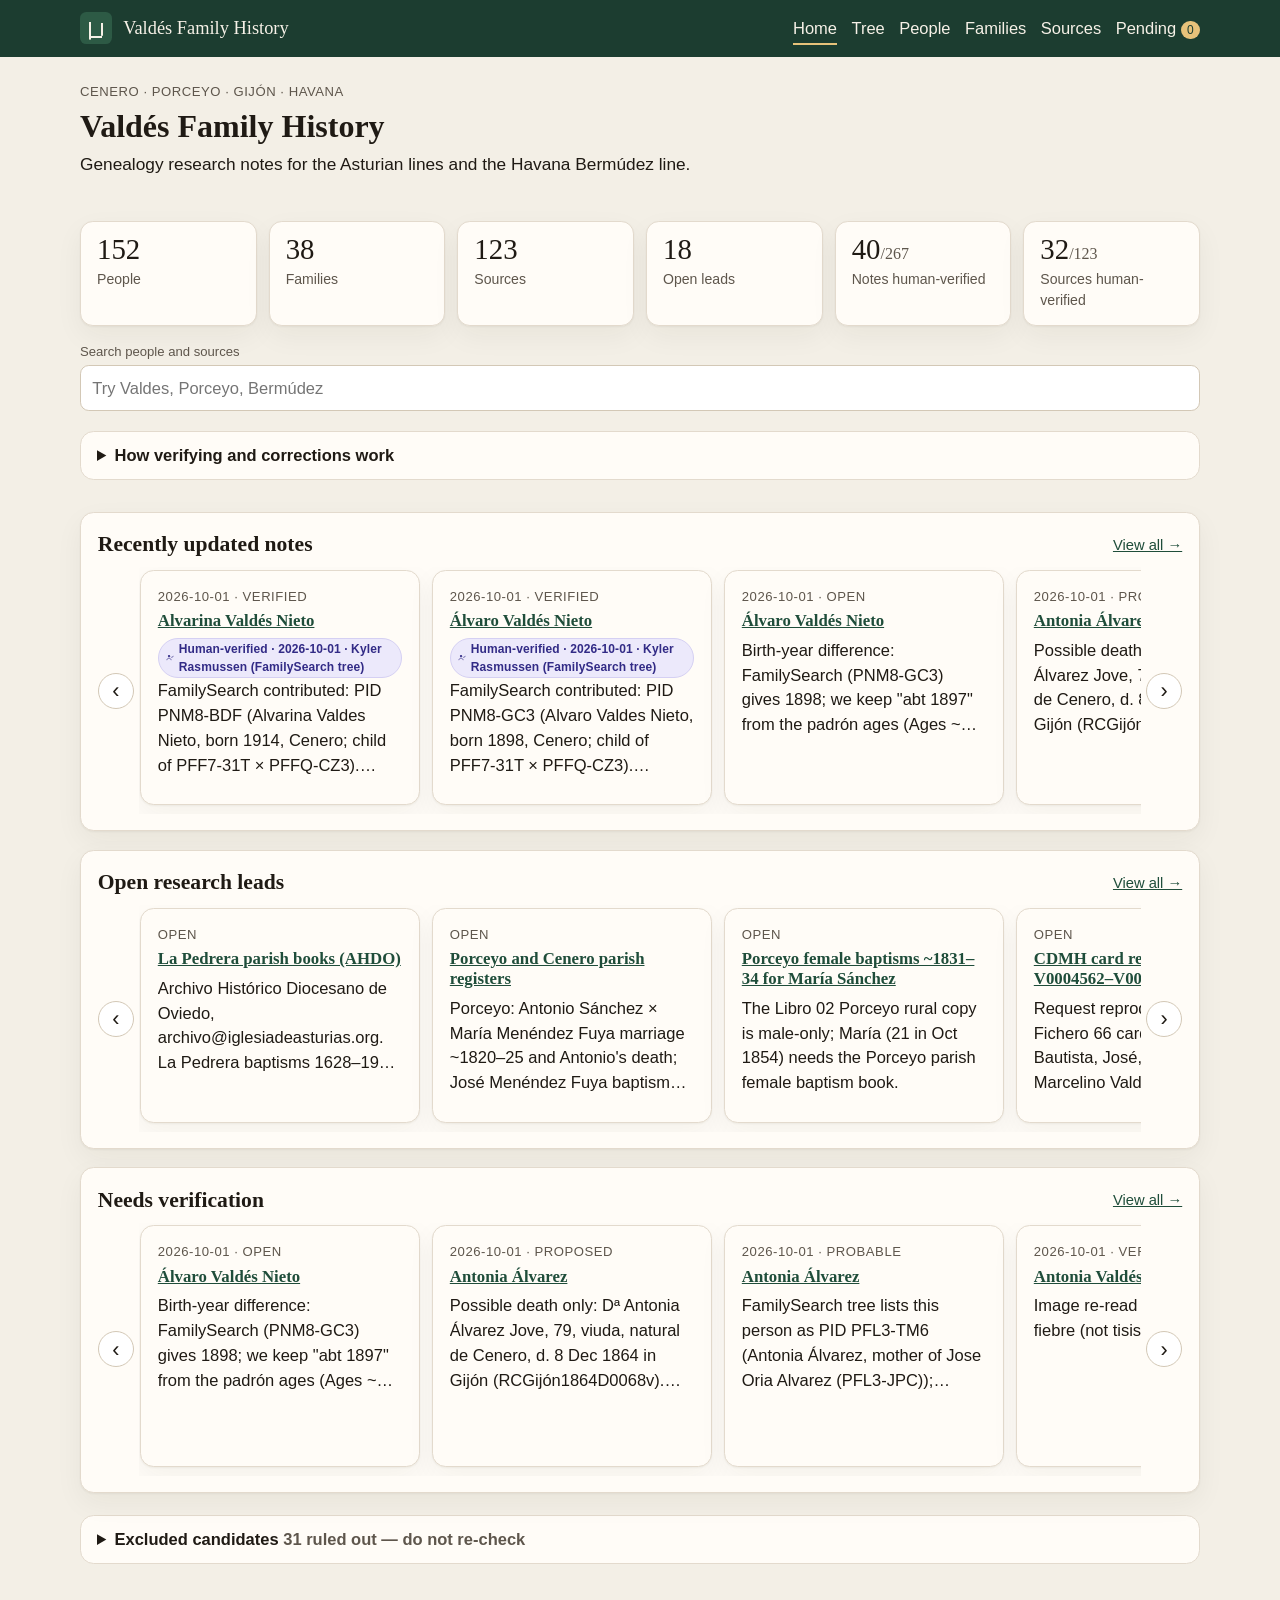
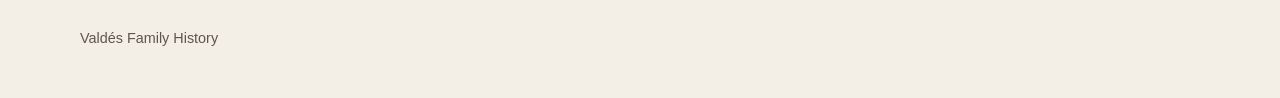
<file: index.html>
<!DOCTYPE html>
<html lang="en">
<head>
  <meta charset="utf-8">
  <meta name="viewport" content="width=device-width, initial-scale=1">
  <title>Valdés Family History</title>
  <meta name="description" content="Genealogy research notes for the Valdés family and related lines in Asturias and Havana.">
  <link rel="icon" href="favicon.svg" type="image/svg+xml">
  <link rel="stylesheet" href="css/styles.css">
</head>
<body>
  <a class="skip" href="#content">Skip to content</a>
  <header class="site-header">
    <div class="header-inner">
      <a class="brand" href="#/">
        <span class="brand-mark" aria-hidden="true"></span>
        <span>
          <span class="brand-title">Valdés Family History</span>
        </span>
      </a>
      <nav class="nav" aria-label="Primary">
        <a href="#/" data-nav="home">Home</a>
        <a href="#/tree/juan-rafael-valdes-pedrayes" data-nav="tree">Tree</a>
        <a href="#/people" data-nav="people">People</a>
        <a href="#/families" data-nav="families">Families</a>
        <a href="#/sources" data-nav="sources">Sources</a>
        <a href="#/pending" data-nav="pending">Pending <span id="pending-count" class="count-pill" hidden>0</span></a>
      </nav>
    </div>
  </header>
  <main id="content" tabindex="-1">
    <p class="wrap">Loading…</p>
  </main>
  <footer class="site-footer"><div class="footer-inner" id="footer"></div></footer>
  <div id="live" class="sr-only" role="status" aria-live="polite"></div>
  <noscript><p class="wrap">This site needs JavaScript to show the family history.</p></noscript>
  <script type="module" src="js/app.js"></script>
</body>
</html>
</file>
<file: css/styles.css>
:root {
  --bg: #f3efe6;
  --paper: #fffcf7;
  --ink: #1f1a14;
  --muted: #5e564c;
  --line: #e3dacd;
  --green: #1c3d30;
  --green-2: #1f4d3a;
  --gold: #e7c27a;
  --serif: Palatino, "Palatino Linotype", "Iowan Old Style", Georgia, "Times New Roman", serif;
  --sans: "Segoe UI", "Helvetica Neue", Arial, sans-serif;
  --shadow: 0 1px 2px rgba(40, 30, 10, 0.05), 0 10px 28px rgba(40, 30, 10, 0.05);
  color-scheme: light;
}

* { box-sizing: border-box; }
html { scroll-behavior: smooth; }
body {
  margin: 0;
  background: var(--bg);
  color: var(--ink);
  font-family: var(--sans);
  font-size: 16.5px;
  line-height: 1.5;
}
img { max-width: 100%; }
button, input, select { font: inherit; color: inherit; }
h1, h2, h3, h4 { font-family: var(--serif); font-weight: 600; line-height: 1.2; margin: 0 0 .4rem; }
h1 { font-size: 2rem; }
h2 { font-size: 1.35rem; }
h3 { font-size: 1.05rem; }
p { margin: 0 0 .7rem; }
a { color: var(--green-2); }
code { font-size: .92em; }

.skip {
  position: absolute;
  left: 1rem;
  top: -4rem;
  background: white;
  padding: .4rem .7rem;
  z-index: 50;
}
.skip:focus { top: .5rem; }
.sr-only {
  position: absolute;
  width: 1px;
  height: 1px;
  padding: 0;
  margin: -1px;
  overflow: hidden;
  clip: rect(0, 0, 0, 0);
  border: 0;
}

.site-header {
  position: sticky;
  top: 0;
  z-index: 30;
  background: var(--green);
  color: #f6f1e7;
}
.header-inner, .footer-inner, .wrap { width: min(1120px, calc(100% - 2rem)); margin-inline: auto; }
.header-inner {
  display: flex;
  justify-content: space-between;
  align-items: center;
  gap: 1rem;
  padding: .75rem 0;
  flex-wrap: wrap;
}
.brand { display: flex; gap: .7rem; align-items: center; color: inherit; text-decoration: none; }
.brand-mark {
  width: 2rem;
  height: 2rem;
  border-radius: .4rem;
  background:
    linear-gradient(#f6f1e7, #f6f1e7) 30% 70% / 2px 55% no-repeat,
    linear-gradient(#f6f1e7, #f6f1e7) 48% 78% / 38% 2px no-repeat,
    linear-gradient(#f6f1e7, #f6f1e7) 70% 55% / 2px 40% no-repeat,
    #2d5a45;
}
.brand-title { display: block; font-family: var(--serif); font-size: 1.15rem; }
.brand-sub { display: block; font-size: .78rem; opacity: .8; }
.nav { display: flex; flex-wrap: wrap; gap: .2rem .9rem; align-items: center; }
.nav a { color: inherit; text-decoration: none; padding: .25rem 0; }
.nav a[aria-current="page"] { box-shadow: inset 0 -2px 0 var(--gold); }
.count-pill {
  display: inline-block;
  min-width: 1.2rem;
  padding: 0 .35rem;
  border-radius: 999px;
  background: var(--gold);
  color: var(--green);
  font-size: .75rem;
  text-align: center;
}

.site-footer { padding: 2rem 0 3rem; color: var(--muted); font-size: .9rem; }
.page-intro { padding: 1.6rem 0 1rem; }
.kicker { color: var(--muted); font-size: .82rem; letter-spacing: .04em; text-transform: uppercase; margin-bottom: .3rem; }
.lede { font-size: 1.08rem; max-width: 68ch; }
.hint, .meta-line { color: var(--muted); font-size: .92rem; }
.muted { color: var(--muted); }
.warn { color: #7a4b12; background: #f8f0dc; padding: .45rem .6rem; border-radius: .4rem; }

.stats {
  display: grid;
  grid-template-columns: repeat(auto-fit, minmax(140px, 1fr));
  gap: .75rem;
  margin: 1rem 0;
}
.stat {
  display: flex;
  flex-direction: column;
  background: var(--paper);
  border: 1px solid var(--line);
  border-radius: .8rem;
  padding: .85rem 1rem;
  text-decoration: none;
  color: inherit;
  box-shadow: var(--shadow);
  text-align: left;
}
button.stat { width: 100%; cursor: pointer; }
.stat-value { font-family: var(--serif); font-size: 1.8rem; line-height: 1; }
.stat-of { font-size: 1rem; color: var(--muted); }
.stat-label { color: var(--muted); font-size: .88rem; margin-top: .3rem; }

.search { margin: 1rem 0 1.2rem; }
.search.compact { margin: 0; min-width: min(100%, 220px); }
.search label, .finder label, .inline { display: block; font-size: .82rem; color: var(--muted); margin-bottom: .25rem; }
.search input, .finder input, .verify-form input, select {
  width: 100%;
  padding: .6rem .7rem;
  border: 1px solid #d3c8b6;
  border-radius: .55rem;
  background: white;
}
.finder { position: relative; min-width: min(100%, 240px); }
.suggest {
  position: absolute;
  z-index: 5;
  left: 0;
  right: 0;
  top: calc(100% + .25rem);
  margin: 0;
  padding: .3rem;
  list-style: none;
  background: white;
  border: 1px solid var(--line);
  border-radius: .55rem;
  box-shadow: var(--shadow);
}
.suggest button { width: 100%; text-align: left; background: none; border: 0; padding: .4rem .45rem; cursor: pointer; border-radius: .35rem; }
.suggest button:hover, .suggest button:focus-visible { background: #f3eee4; }

.panel, .source-card, .note, .lead {
  background: var(--paper);
  border: 1px solid var(--line);
  border-radius: .85rem;
  padding: 1rem 1.05rem;
  box-shadow: var(--shadow);
}
.panel > h2, .section-head { margin-top: .2rem; }
.split { display: grid; grid-template-columns: 1fr 1fr; gap: 1rem; align-items: start; }
.section-head, .note-head, .btn-row, .badge-row, .toolbar, .toolbar-row {
  display: flex;
  flex-wrap: wrap;
  gap: .5rem .75rem;
  align-items: center;
}
.section-head { justify-content: space-between; margin-bottom: .6rem; }
.section-head h2 { margin: 0; }

.note-list, .results, .people-list, .plain, .pending-list, .child-list { list-style: none; margin: 0; padding: 0; }
.note-list li, .lead { margin-bottom: .85rem; }
.results li { margin: .25rem 0; }
.people-list a {
  display: grid;
  grid-template-columns: minmax(0, 1.4fr) minmax(0, 1fr) minmax(0, 1fr) auto;
  gap: .4rem 1rem;
  padding: .55rem 0;
  border-bottom: 1px solid var(--line);
  text-decoration: none;
  color: inherit;
  align-items: baseline;
}
.clamp {
  display: -webkit-box;
  -webkit-line-clamp: 4;
  -webkit-box-orient: vertical;
  overflow: hidden;
}

.badge {
  display: inline-flex;
  align-items: center;
  gap: .28rem;
  padding: .08rem .45rem;
  border-radius: 999px;
  font-size: .75rem;
  font-weight: 650;
  letter-spacing: .01em;
  vertical-align: middle;
  border: 1px solid transparent;
}
.badge .ico { width: .95rem; height: .95rem; }
.badge.verified { color: #145c38; background: #e5f4eb; }
.badge.probable { color: #7a5410; background: #f8f0dc; }
.badge.proposed { color: #1e4e78; background: #e7f1f8; }
.badge.open, .badge.unknown { color: #4a433c; background: #eeeae4; }
.badge.excluded { color: #7a2e28; background: #f8e8e6; }
.badge.estimated { color: #3f4d63; background: #e8edf4; }
.badge.human { color: #322b86; background: #ece9fb; border-color: #d5d0f3; }
.badge.fs-added { color: #1d4e6f; background: #e5f2f8; border-color: #c5dde8; }
.badge.living { color: #6a4a12; background: #fff6e4; }
.badge.corrected { color: #145c38; background: #e5f4eb; }
.badge.declined { color: #7a2e28; background: #f8e8e6; }
.pending-flag { font-size: .75rem; color: #5b4db8; margin-left: .2rem; }
.correction-history { margin: .4rem 0 .2rem; font-size: .88rem; }
.correction-history li { margin: .2rem 0; }
.how-it-works { margin: .8rem 0 1rem; }
.how-it-works summary { cursor: pointer; font-weight: 650; }
.how-it-works p:last-child { margin-bottom: 0; }
.submitted-fold { margin-top: .9rem; }
.submitted-fold summary { cursor: pointer; font-weight: 650; }
.submit-batch { margin-top: .45rem; }
.submit-batch .section-head { margin-bottom: .15rem; }

.btn {
  display: inline-flex;
  align-items: center;
  justify-content: center;
  gap: .3rem;
  border: 1px solid #cfc3b2;
  background: white;
  border-radius: .5rem;
  padding: .4rem .7rem;
  text-decoration: none;
  color: var(--ink);
  cursor: pointer;
}
.btn-small { padding: .28rem .55rem; font-size: .86rem; }
.btn-primary { background: var(--green-2); color: white; border-color: var(--green-2); }
.btn-ghost { background: transparent; }
.btn:disabled { opacity: .45; cursor: not-allowed; }
.btn:hover:not(:disabled) { filter: brightness(.97); }

.segment { display: inline-flex; flex-wrap: wrap; gap: .25rem; }
.segment button, .wrap-segment button {
  border: 1px solid #d3c8b6;
  background: white;
  border-radius: 999px;
  padding: .28rem .7rem;
  cursor: pointer;
}
.segment button.is-on, .wrap-segment button.is-on { background: var(--green); color: #f6f1e7; border-color: var(--green); }
.wrap-segment { display: flex; }

.check { display: inline-flex; gap: .45rem; align-items: center; font-size: .92rem; }
.verify-form {
  display: flex;
  flex-wrap: wrap;
  gap: .5rem;
  align-items: end;
  margin-top: .4rem;
}
.verify-form label { font-size: .78rem; color: var(--muted); }
.verify-form input, .verify-form select, .verify-form textarea { min-width: 8rem; }
.verify-form textarea {
  width: 100%;
  min-height: 4.5rem;
  padding: .55rem .65rem;
  border: 1px solid #d3c8b6;
  border-radius: .55rem;
  background: white;
}
.suggest-form { flex-direction: column; align-items: stretch; max-width: 36rem; }
.suggest-form .btn-row { margin-top: .15rem; }

.person-head, .person-layout { margin-top: .5rem; }
.person-head { display: flex; justify-content: space-between; gap: 1rem; flex-wrap: wrap; align-items: end; }
.person-layout { display: grid; grid-template-columns: 1fr; gap: 1rem; }
.vitals { display: grid; grid-template-columns: 1fr 1fr; gap: .8rem; }
.vital { background: #f7f3eb; border-radius: .6rem; padding: .7rem .8rem; }
.rel, .family-note { margin-bottom: .45rem; }
.timeline { list-style: none; margin: 0; padding: 0; }
.timeline li { display: grid; grid-template-columns: 9rem 1fr; gap: .8rem; padding: .55rem 0; border-top: 1px solid var(--line); }
.when { color: var(--muted); font-size: .9rem; }
.note { margin-bottom: .7rem; }
.note-head time { color: var(--muted); font-size: .88rem; }
.transcription { white-space: pre-wrap; }

.source-card {
  display: grid;
  grid-template-columns: minmax(0, 1fr) 190px;
  gap: 1rem;
  margin-bottom: 1rem;
}
.thumb-link { display: block; }
.thumb { width: 100%; height: 180px; object-fit: cover; border-radius: .5rem; background: #eee; border: 1px solid var(--line); }
.thumb-fallback { color: var(--muted); font-size: .88rem; }
.toolbar { margin: .5rem 0 1rem; align-items: end; }

.pending-list li {
  display: flex;
  flex-wrap: wrap;
  gap: .35rem .7rem;
  align-items: baseline;
  padding: .45rem 0;
  border-top: 1px solid var(--line);
}
.excluded { margin: 1rem 0 2rem; background: var(--paper); border: 1px solid var(--line); border-radius: .85rem; padding: .7rem 1rem; }
.excluded summary { cursor: pointer; font-weight: 650; }
.excluded li { padding: .55rem 0; border-top: 1px solid var(--line); }
.empty { color: var(--muted); }

.tree-page { padding: .6rem 1rem 1.5rem; }
.tree-toolbar h1 { font-size: 1.55rem; }
.tree-toolbar { display: flex; flex-direction: column; gap: .7rem; margin-bottom: .7rem; }
.toolbar-row { align-items: end; }
.legend { display: flex; gap: .8rem; margin: 0; color: var(--muted); font-size: .85rem; }
.legend span { display: inline-flex; align-items: center; gap: .35rem; }
.swatch { width: 1.6rem; height: 0; border-top: 2.5px solid #1d6b45; display: inline-block; }
.swatch.probable { border-top-style: dashed; border-top-color: #9a6b12; border-top-width: 3px; }
.swatch.proposed { border-top-style: dotted; border-top-color: #2c5f8a; border-top-width: 3px; }
.tree-stage { position: relative; }
.tree-viewport {
  height: clamp(480px, 62vh, 680px);
  border: 1px solid var(--line);
  border-radius: .9rem;
  background:
    radial-gradient(circle, rgba(80, 60, 30, .08) 1px, transparent 1px) 0 0 / 18px 18px,
    #fbf8f3;
  overflow: hidden;
  touch-action: none;
}
.tree-svg { width: 100%; height: 100%; display: block; touch-action: none; cursor: grab; }
.tree-svg:active { cursor: grabbing; }
.tree-hud {
  display: flex;
  justify-content: space-between;
  gap: .7rem;
  align-items: center;
  margin-bottom: .4rem;
  flex-wrap: wrap;
}
.tree-caption { margin: 0; color: var(--muted); font-size: .9rem; max-width: 70ch; }
.zoom-controls { display: flex; gap: .35rem; }
.zoom-controls button {
  border: 1px solid #d3c8b6;
  background: white;
  border-radius: .45rem;
  min-width: 2.1rem;
  padding: .3rem .55rem;
  cursor: pointer;
}
.node { cursor: pointer; }
.node .card { fill: #fffcf7; stroke-width: 1.6; }
.node.is-focus .card { fill: #e7f2eb; }
.node.is-selected .card { stroke-width: 3.2; filter: url(#cardshadow); }
.node .given, .node .surnames, .node .meta { font-family: Palatino, Georgia, serif; fill: var(--ink); }
.node .given { font-size: 15px; font-weight: 700; }
.node .surnames { font-size: 13px; }
.node .meta { font-size: 11px; fill: var(--muted); }
.set-root { cursor: pointer; }
.set-root rect { fill: #fff; stroke: #1f4d3a; stroke-width: 1.2; }
.set-root path { fill: none; stroke: #1f4d3a; stroke-width: 1.6; stroke-linecap: round; stroke-linejoin: round; }
.node:hover .set-root rect, .node.is-focus .set-root rect, .set-root:focus-visible rect { fill: #1f4d3a; }
.node:hover .set-root path, .node.is-focus .set-root path, .set-root:focus-visible path { stroke: #fff; }
.edge, .edge-label { pointer-events: none; }
.edge-label { font-size: 12px; font-family: var(--sans); font-weight: 650; }
.expander { cursor: pointer; }
.expander rect { fill: var(--green-2); }
.expander text { fill: white; font-size: 12px; font-family: var(--sans); }
.tree-dock {
  display: flex;
  justify-content: space-between;
  gap: 1rem;
  flex-wrap: wrap;
  align-items: center;
  margin-top: .7rem;
  padding: .8rem 1rem;
  background: var(--paper);
  border: 1px solid var(--line);
  border-radius: .85rem;
}
.tree-dock h2 { font-size: 1.25rem; margin: 0; }

:focus-visible { outline: 2px solid var(--green-2); outline-offset: 2px; }

.crumbs ol {
  display: flex;
  flex-wrap: wrap;
  gap: .15rem .35rem;
  list-style: none;
  margin: 0 0 .8rem;
  padding: 0;
  color: var(--muted);
  font-size: .9rem;
}
.crumbs a { color: inherit; }
.crumbs li:not(:last-child)::after { content: "›"; margin-left: .35rem; }

.bands { display: flex; flex-direction: column; gap: 1.15rem; margin: .4rem 0 1.4rem; }
.band { scroll-margin-top: 5.2rem; }
.carousel {
  display: grid;
  grid-template-columns: auto minmax(0, 1fr) auto;
  gap: .35rem;
  align-items: center;
}
.carousel-track {
  display: flex;
  gap: .75rem;
  overflow-x: auto;
  scroll-snap-type: x mandatory;
  padding: .15rem .1rem .55rem;
  scrollbar-width: thin;
}
.carousel-card {
  flex: 0 0 min(280px, 78%);
  scroll-snap-align: start;
  margin: 0;
  min-height: 100%;
}
.carousel-btn {
  width: 2.25rem;
  height: 2.25rem;
  border-radius: 999px;
  border: 1px solid #d3c8b6;
  background: white;
  cursor: pointer;
  font-size: 1.35rem;
  line-height: 1;
}
.more { font-size: .92rem; white-space: nowrap; }

.table-scroll { overflow-x: auto; }
.people-table { width: 100%; border-collapse: collapse; min-width: 640px; }
.people-table th, .people-table td {
  text-align: left;
  padding: .55rem .65rem;
  border-bottom: 1px solid var(--line);
  vertical-align: baseline;
}
.people-table th button {
  background: none;
  border: 0;
  padding: 0;
  font-weight: 700;
  cursor: pointer;
  color: inherit;
}
.people-table a { color: inherit; font-weight: 650; }
.people-table tr:hover td { background: #f7f3eb; }

.stepper { display: inline-flex; align-items: center; gap: .4rem; }
.stepper-value { min-width: 1.2rem; text-align: center; font-variant-numeric: tabular-nums; }
.family-list a {
  display: block;
  padding: .55rem 0;
  border-bottom: 1px solid var(--line);
  text-decoration: none;
  color: inherit;
}

@media (min-width: 960px) {
  .person-layout { grid-template-columns: minmax(0, 1fr) minmax(0, 1fr); }
  .person-sources { grid-column: 1 / -1; }
}
@media (max-width: 800px) {
  .split, .source-card, .vitals, .timeline li, .people-list a { grid-template-columns: 1fr; }
  .people-list a { gap: .1rem; }
  h1 { font-size: 1.7rem; }
  .tree-page { padding-inline: .6rem; }
}
</file>
